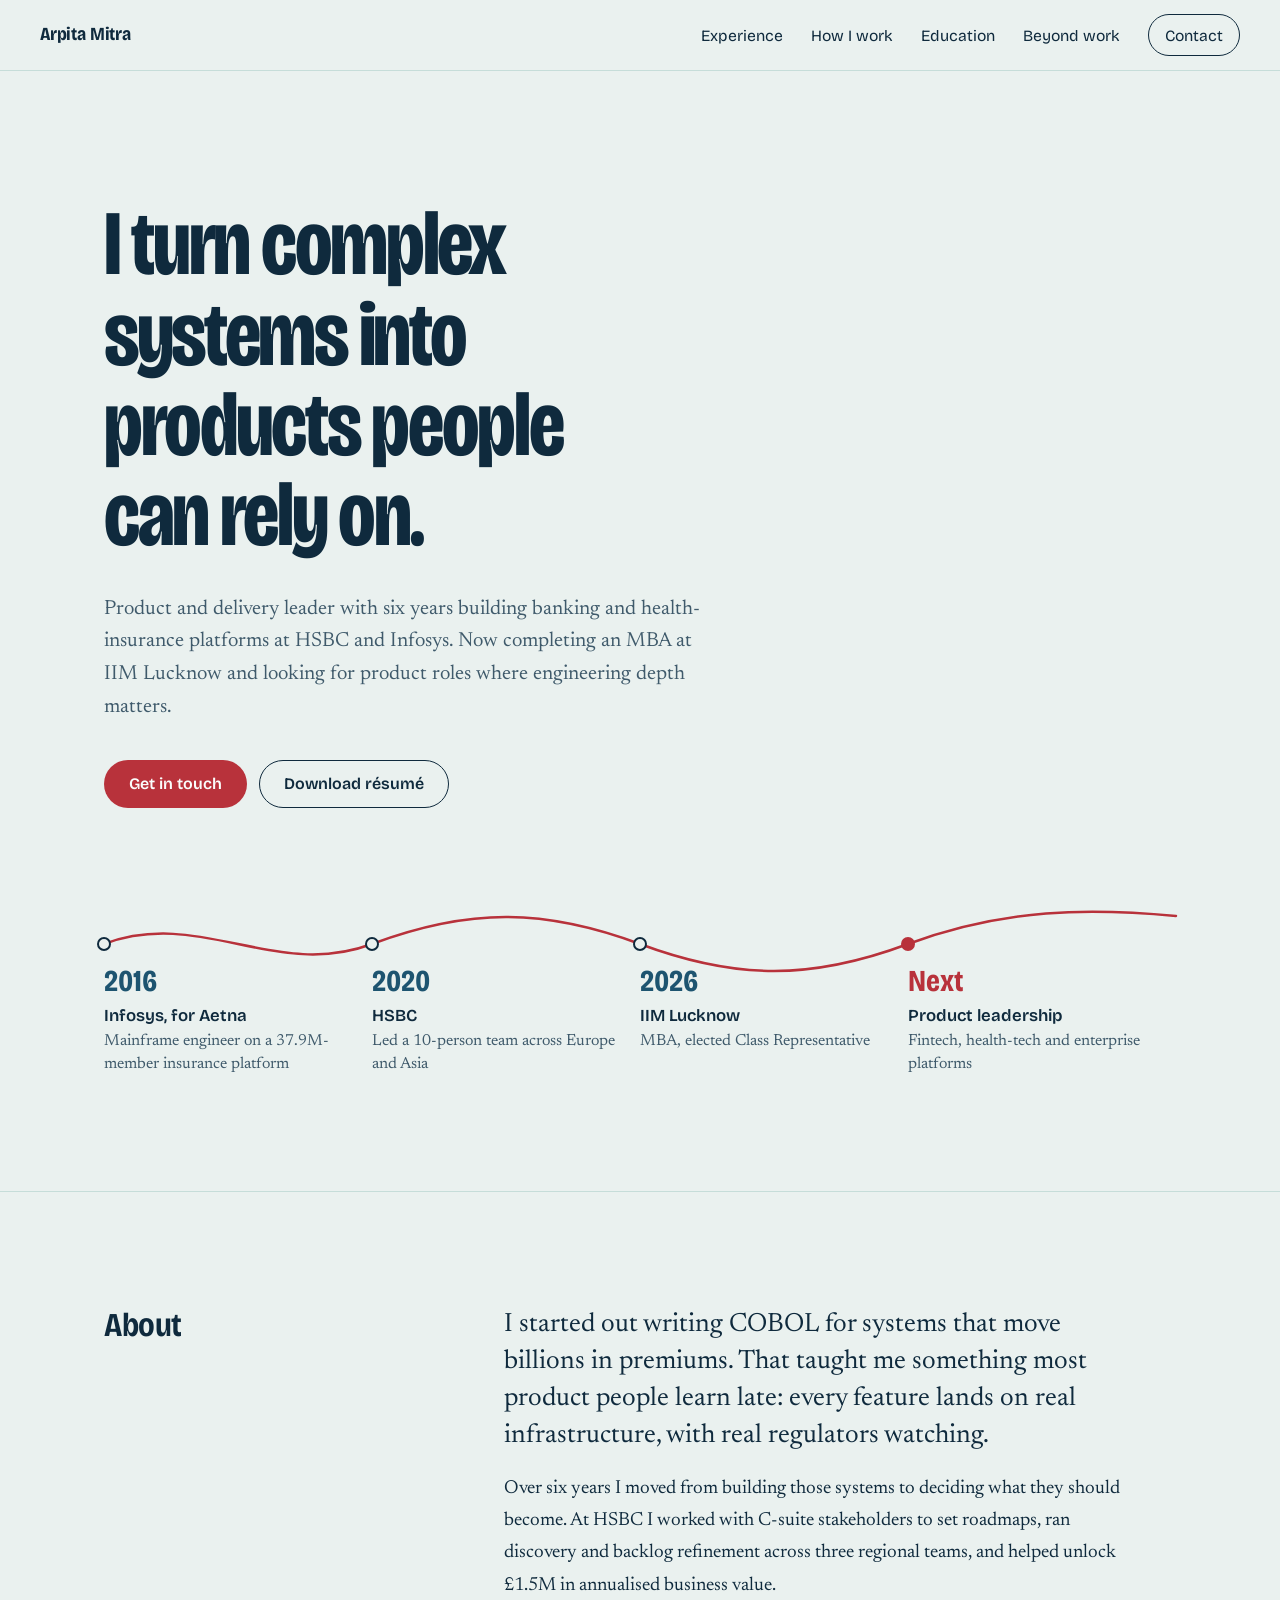
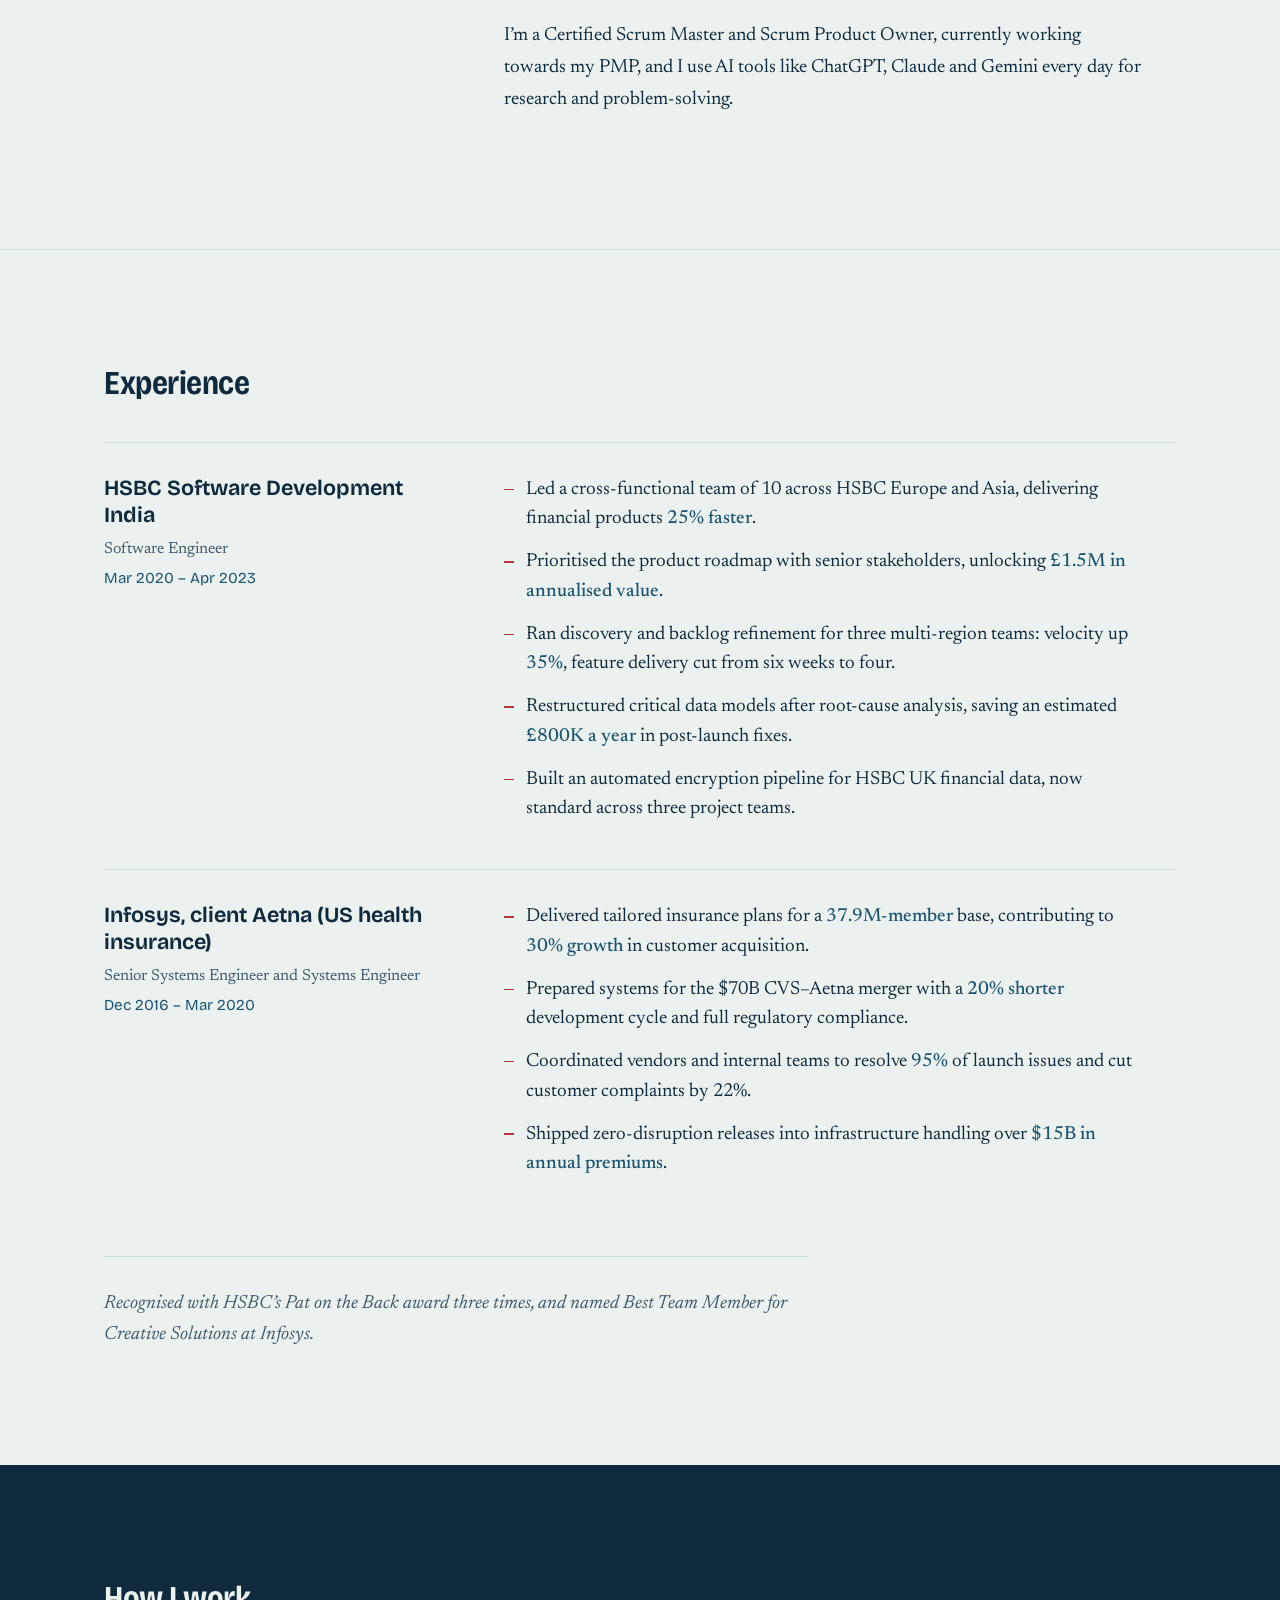
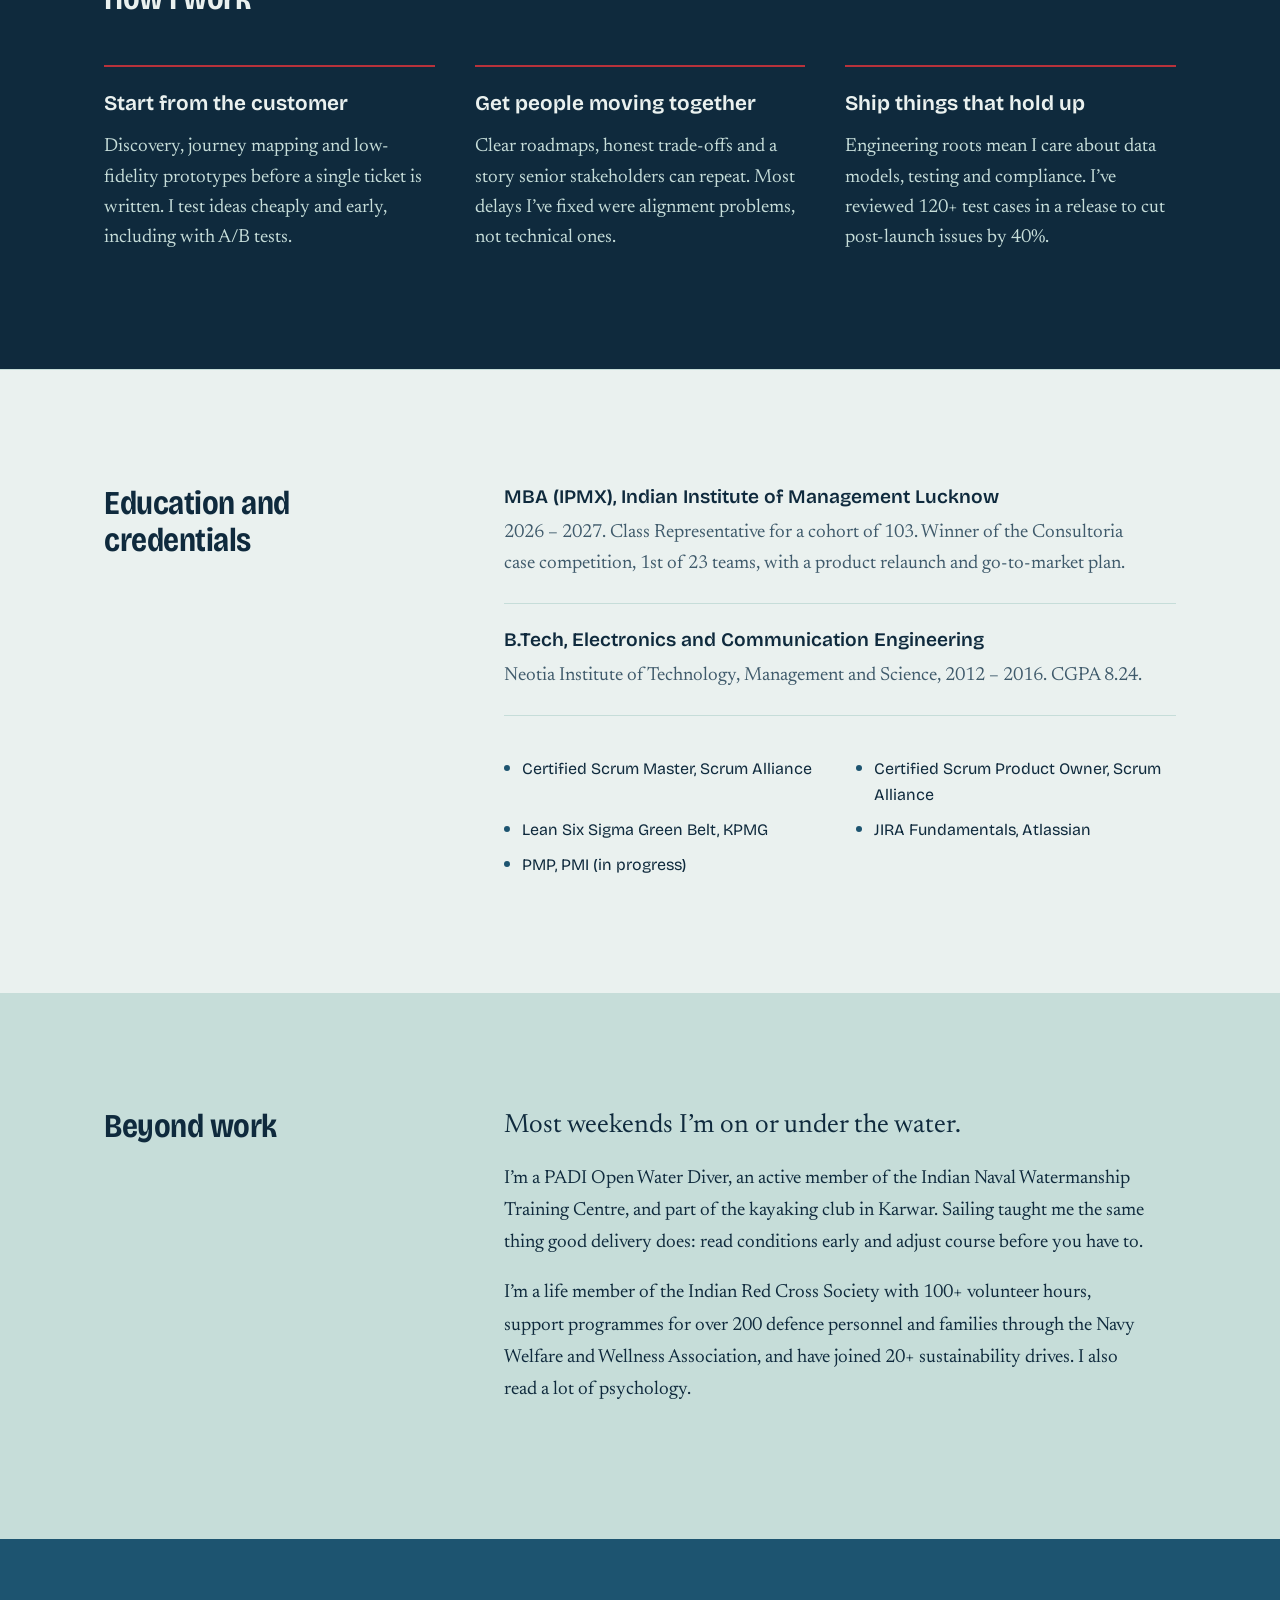
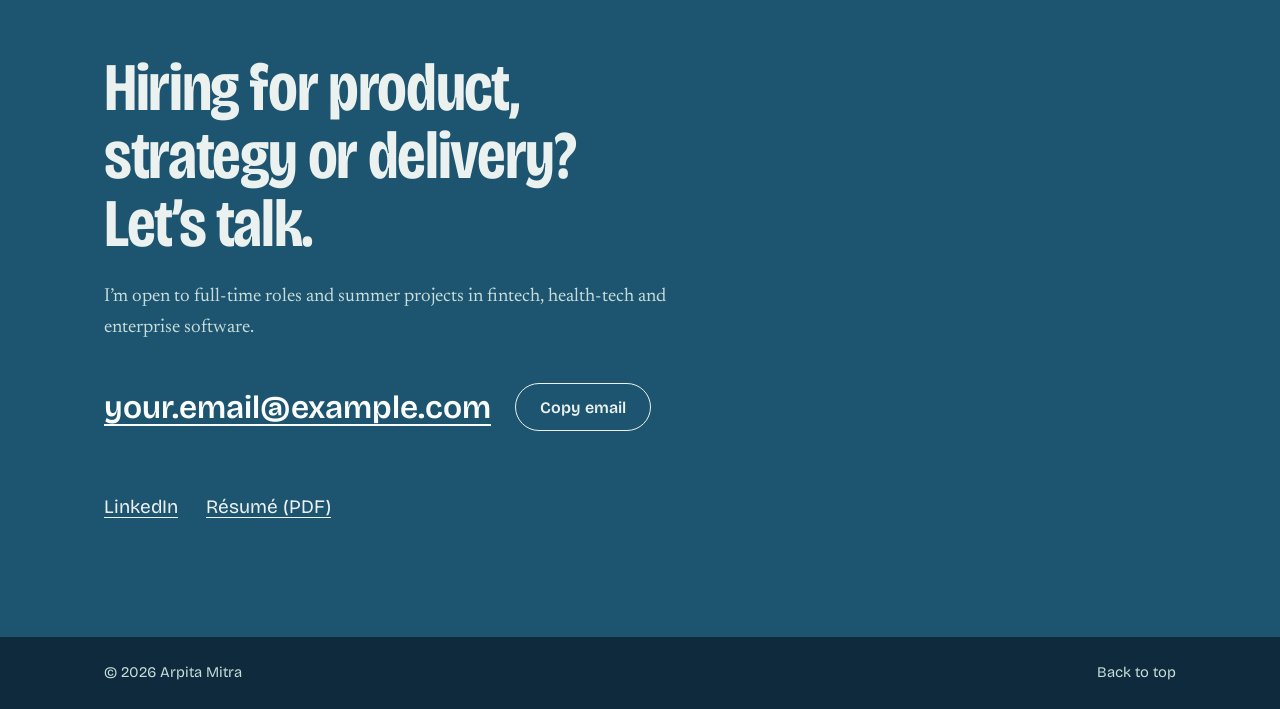
<file: index.html>
<!doctype html>
<html lang="en">
<head>
  <meta charset="utf-8">
  <meta name="viewport" content="width=device-width, initial-scale=1, viewport-fit=cover">
  <title>Arpita Mitra | Product & delivery leader</title>
  <meta name="description" content="Arpita Mitra turns complex banking and healthcare systems into products people can rely on. Six years at HSBC and Infosys, CSM and CSPO, MBA candidate at IIM Lucknow.">
  <meta property="og:title" content="Arpita Mitra | Product & delivery leader">
  <meta property="og:description" content="Engineer turned product leader. Six years across BFSI and US healthcare, now at IIM Lucknow.">
  <meta property="og:type" content="website">
  <meta name="theme-color" content="#0F2A3D">
  <link rel="icon" href="assets/favicon.svg" type="image/svg+xml">
  <link rel="preconnect" href="https://fonts.googleapis.com">
  <link rel="preconnect" href="https://fonts.gstatic.com" crossorigin>
  <link href="https://fonts.googleapis.com/css2?family=Bricolage+Grotesque:opsz,wdth,wght@12..96,75..100,300..800&family=Newsreader:ital,opsz,wght@0,6..72,400;0,6..72,500;1,6..72,400&display=swap" rel="stylesheet">
  <link rel="stylesheet" href="styles.css">
</head>
<body>
  <a class="skip" href="#main">Skip to content</a>

  <header class="site-header">
    <a class="wordmark" href="#top">Arpita Mitra</a>
    <button class="nav-toggle" aria-expanded="false" aria-controls="site-nav">Menu</button>
    <nav id="site-nav" class="site-nav" aria-label="Main">
      <a href="#experience">Experience</a>
      <a href="#approach">How I work</a>
      <a href="#credentials">Education</a>
      <a href="#beyond">Beyond work</a>
      <a class="nav-cta" href="#contact">Contact</a>
    </nav>
  </header>

  <main id="main">

    <!-- HERO: the course line is the one bold element on the page -->
    <section class="hero" id="top">
      <div class="wrap">
        <h1 class="hero-statement">I turn complex systems into products people can rely on.</h1>
        <p class="hero-sub">Product and delivery leader with six years building banking and health-insurance platforms at HSBC and Infosys. Now completing an MBA at IIM Lucknow and looking for product roles where engineering depth matters.</p>
        <div class="hero-actions">
          <a class="btn btn-primary" href="#contact">Get in touch</a>
          <a class="btn btn-quiet" href="assets/Arpita_Mitra_Resume.pdf">Download résumé</a>
        </div>
      </div>

      <div class="course wrap" aria-labelledby="course-title">
        <h2 id="course-title" class="visually-hidden">Career course</h2>
        <svg class="course-line" viewBox="0 0 1000 80" preserveAspectRatio="none" aria-hidden="true">
          <path d="M 0 40 C 90 4, 160 76, 250 40 S 410 4, 500 40 S 660 76, 750 40 S 920 4, 1000 12" />
        </svg>
        <ol class="waypoints">
          <li class="waypoint">
            <span class="wp-year">2016</span>
            <span class="wp-place">Infosys, for Aetna</span>
            <span class="wp-note">Mainframe engineer on a 37.9M-member insurance platform</span>
          </li>
          <li class="waypoint">
            <span class="wp-year">2020</span>
            <span class="wp-place">HSBC</span>
            <span class="wp-note">Led a 10-person team across Europe and Asia</span>
          </li>
          <li class="waypoint">
            <span class="wp-year">2026</span>
            <span class="wp-place">IIM Lucknow</span>
            <span class="wp-note">MBA, elected Class Representative</span>
          </li>
          <li class="waypoint waypoint-next">
            <span class="wp-year">Next</span>
            <span class="wp-place">Product leadership</span>
            <span class="wp-note">Fintech, health-tech and enterprise platforms</span>
          </li>
        </ol>
      </div>
    </section>

    <!-- ABOUT -->
    <section class="about" aria-labelledby="about-title">
      <div class="wrap split">
        <h2 id="about-title" class="section-title">About</h2>
        <div class="prose">
          <p class="lede">I started out writing COBOL for systems that move billions in premiums. That taught me something most product people learn late: every feature lands on real infrastructure, with real regulators watching.</p>
          <p>Over six years I moved from building those systems to deciding what they should become. At HSBC I worked with C-suite stakeholders to set roadmaps, ran discovery and backlog refinement across three regional teams, and helped unlock £1.5M in annualised business value.</p>
          <p>I’m a Certified Scrum Master and Scrum Product Owner, currently working towards my PMP, and I use AI tools like ChatGPT, Claude and Gemini every day for research and problem-solving.</p>
        </div>
      </div>
    </section>

    <!-- EXPERIENCE -->
    <section class="experience" id="experience" aria-labelledby="exp-title">
      <div class="wrap">
        <h2 id="exp-title" class="section-title">Experience</h2>

        <article class="job">
          <header class="job-head">
            <h3>HSBC Software Development India</h3>
            <p class="job-meta">Software Engineer <span class="job-dates">Mar 2020 – Apr 2023</span></p>
          </header>
          <ul class="job-points">
            <li>Led a cross-functional team of 10 across HSBC Europe and Asia, delivering financial products <strong>25% faster</strong>.</li>
            <li>Prioritised the product roadmap with senior stakeholders, unlocking <strong>£1.5M in annualised value</strong>.</li>
            <li>Ran discovery and backlog refinement for three multi-region teams: velocity up <strong>35%</strong>, feature delivery cut from six weeks to four.</li>
            <li>Restructured critical data models after root-cause analysis, saving an estimated <strong>£800K a year</strong> in post-launch fixes.</li>
            <li>Built an automated encryption pipeline for HSBC UK financial data, now standard across three project teams.</li>
          </ul>
        </article>

        <article class="job">
          <header class="job-head">
            <h3>Infosys, client Aetna (US health insurance)</h3>
            <p class="job-meta">Senior Systems Engineer and Systems Engineer <span class="job-dates">Dec 2016 – Mar 2020</span></p>
          </header>
          <ul class="job-points">
            <li>Delivered tailored insurance plans for a <strong>37.9M-member</strong> base, contributing to <strong>30% growth</strong> in customer acquisition.</li>
            <li>Prepared systems for the $70B CVS–Aetna merger with a <strong>20% shorter</strong> development cycle and full regulatory compliance.</li>
            <li>Coordinated vendors and internal teams to resolve <strong>95%</strong> of launch issues and cut customer complaints by 22%.</li>
            <li>Shipped zero-disruption releases into infrastructure handling over <strong>$15B in annual premiums</strong>.</li>
          </ul>
        </article>

        <p class="awards">Recognised with HSBC’s Pat on the Back award three times, and named Best Team Member for Creative Solutions at Infosys.</p>
      </div>
    </section>

    <!-- APPROACH -->
    <section class="approach" id="approach" aria-labelledby="approach-title">
      <div class="wrap">
        <h2 id="approach-title" class="section-title">How I work</h2>
        <div class="approach-grid">
          <div class="approach-item">
            <h3>Start from the customer</h3>
            <p>Discovery, journey mapping and low-fidelity prototypes before a single ticket is written. I test ideas cheaply and early, including with A/B tests.</p>
          </div>
          <div class="approach-item">
            <h3>Get people moving together</h3>
            <p>Clear roadmaps, honest trade-offs and a story senior stakeholders can repeat. Most delays I’ve fixed were alignment problems, not technical ones.</p>
          </div>
          <div class="approach-item">
            <h3>Ship things that hold up</h3>
            <p>Engineering roots mean I care about data models, testing and compliance. I’ve reviewed 120+ test cases in a release to cut post-launch issues by 40%.</p>
          </div>
        </div>
      </div>
    </section>

    <!-- CREDENTIALS -->
    <section class="credentials" id="credentials" aria-labelledby="cred-title">
      <div class="wrap split">
        <h2 id="cred-title" class="section-title">Education and credentials</h2>
        <div>
          <dl class="edu">
            <div>
              <dt>MBA (IPMX), Indian Institute of Management Lucknow</dt>
              <dd>2026 – 2027. Class Representative for a cohort of 103. Winner of the Consultoria case competition, 1st of 23 teams, with a product relaunch and go-to-market plan.</dd>
            </div>
            <div>
              <dt>B.Tech, Electronics and Communication Engineering</dt>
              <dd>Neotia Institute of Technology, Management and Science, 2012 – 2016. CGPA 8.24.</dd>
            </div>
          </dl>
          <ul class="certs">
            <li>Certified Scrum Master, Scrum Alliance</li>
            <li>Certified Scrum Product Owner, Scrum Alliance</li>
            <li>Lean Six Sigma Green Belt, KPMG</li>
            <li>JIRA Fundamentals, Atlassian</li>
            <li>PMP, PMI (in progress)</li>
          </ul>
        </div>
      </div>
    </section>

    <!-- BEYOND WORK -->
    <section class="beyond" id="beyond" aria-labelledby="beyond-title">
      <div class="wrap split">
        <h2 id="beyond-title" class="section-title">Beyond work</h2>
        <div class="prose">
          <p class="lede">Most weekends I’m on or under the water.</p>
          <p>I’m a PADI Open Water Diver, an active member of the Indian Naval Watermanship Training Centre, and part of the kayaking club in Karwar. Sailing taught me the same thing good delivery does: read conditions early and adjust course before you have to.</p>
          <p>I’m a life member of the Indian Red Cross Society with 100+ volunteer hours, support programmes for over 200 defence personnel and families through the Navy Welfare and Wellness Association, and have joined 20+ sustainability drives. I also read a lot of psychology.</p>
        </div>
      </div>
    </section>

    <!-- CONTACT -->
    <section class="contact" id="contact" aria-labelledby="contact-title">
      <div class="wrap">
        <h2 id="contact-title" class="contact-title">Hiring for product, strategy or delivery? Let’s talk.</h2>
        <p class="contact-note">I’m open to full-time roles and summer projects in fintech, health-tech and enterprise software.</p>
        <div class="contact-row">
          <!-- EDIT: replace with your real email in both places -->
          <a class="contact-email" href="mailto:your.email@example.com">your.email@example.com</a>
          <button class="btn btn-light copy-btn" type="button" data-copy="your.email@example.com">Copy email</button>
        </div>
        <p class="copy-status" role="status" aria-live="polite"></p>
        <ul class="socials">
          <!-- EDIT: paste your LinkedIn profile URL -->
          <li><a href="https://www.linkedin.com/in/your-profile" rel="noopener">LinkedIn</a></li>
          <li><a href="assets/Arpita_Mitra_Resume.pdf">Résumé (PDF)</a></li>
        </ul>
      </div>
    </section>
  </main>

  <footer class="site-footer">
    <div class="wrap">
      <p>© <span id="year">2026</span> Arpita Mitra</p>
      <a href="#top">Back to top</a>
    </div>
  </footer>

  <script src="script.js"></script>
</body>
</html>
</file>
<file: styles.css>
/* ==========================================================
   Arpita Mitra — personal site
   Palette taken from nautical charts: sea-glass paper,
   deep-water navy, shallow-water tint and one signal red.
   Change colours here and the whole site follows.
   ========================================================== */
:root {
  --paper: #EAF1EF;      /* page background, chart paper */
  --ink: #0F2A3D;        /* text, deep water */
  --deep: #1D5470;       /* secondary blue */
  --shallow: #C6DDD9;    /* rules, tints */
  --signal: #B8323B;     /* the one accent: course line, buttons */
  --white: #FBFDFC;
  --muted: #3F5A6B;

  --display: "Bricolage Grotesque", "Arial Narrow", system-ui, sans-serif;
  --body: "Newsreader", Georgia, "Times New Roman", serif;

  --wrap: 72rem;
  --gutter: clamp(1.25rem, 4vw, 2.5rem);
  --section: clamp(4rem, 9vw, 7.5rem);

  box-sizing: border-box;
  padding-top: env(safe-area-inset-top, 0px);
  padding-bottom: env(safe-area-inset-bottom, 0px);
}
*, *::before, *::after { box-sizing: inherit; }
html { scroll-behavior: smooth; scroll-padding-top: calc(4.5rem + env(safe-area-inset-top, 0px)); }
body {
  margin: 0;
  background: var(--paper);
  color: var(--ink);
  font-family: var(--body);
  font-size: 1.1875rem;
  line-height: 1.6;
  -webkit-font-smoothing: antialiased;
}
img, svg { max-width: 100%; }
a { color: inherit; text-underline-offset: 0.2em; text-decoration-thickness: 1px; }
a:hover { color: var(--signal); }
:focus-visible { outline: 3px solid var(--signal); outline-offset: 3px; border-radius: 2px; }

.wrap { max-width: var(--wrap); margin-inline: auto; padding-inline: var(--gutter); }
.visually-hidden {
  position: absolute; width: 1px; height: 1px; overflow: hidden;
  clip: rect(0 0 0 0); white-space: nowrap;
}
.skip { position: absolute; left: -999px; top: 0; background: var(--ink); color: var(--white); padding: .5rem 1rem; z-index: 100; }
.skip:focus { left: 1rem; top: 1rem; }

h1, h2, h3 { font-family: var(--display); font-weight: 650; margin: 0; }

/* ---------- Header ---------- */
.site-header {
  position: sticky; top: env(safe-area-inset-top, 0px); z-index: 50;
  display: flex; align-items: center; justify-content: space-between; gap: 1rem;
  padding: .9rem var(--gutter);
  background: color-mix(in srgb, var(--paper) 90%, transparent);
  backdrop-filter: blur(8px);
  border-bottom: 1px solid var(--shallow);
}
.wordmark {
  font-family: var(--display); font-weight: 700; font-size: 1.15rem;
  font-variation-settings: "wdth" 85; text-decoration: none; letter-spacing: -.01em;
}
.site-nav { display: flex; align-items: center; gap: 1.75rem; font-family: var(--display); font-size: .98rem; }
.site-nav a { text-decoration: none; }
.site-nav .nav-cta { padding: .45rem 1rem; border: 1.5px solid var(--ink); border-radius: 999px; }
.site-nav .nav-cta:hover { background: var(--ink); color: var(--paper); }
.nav-toggle {
  display: none; font: 600 .95rem var(--display); color: var(--ink);
  background: none; border: 1.5px solid var(--ink); border-radius: 999px; padding: .4rem .95rem; cursor: pointer;
}

/* ---------- Buttons ---------- */
.btn {
  display: inline-block; font: 600 1rem var(--display); text-decoration: none;
  padding: .85rem 1.5rem; border-radius: 999px; border: 1.5px solid transparent; cursor: pointer;
  transition: background-color .15s, color .15s;
}
.btn-primary { background: var(--signal); color: var(--white); }
.btn-primary:hover { background: var(--ink); color: var(--white); }
.btn-quiet { border-color: var(--ink); color: var(--ink); }
.btn-quiet:hover { background: var(--ink); color: var(--paper); }
.btn-light { background: transparent; border-color: var(--paper); color: var(--paper); }
.btn-light:hover { background: var(--paper); color: var(--ink); }

/* ---------- Hero ---------- */
.hero { padding-top: clamp(3.5rem, 10vw, 8rem); padding-bottom: var(--section); }
.hero-statement {
  font-size: clamp(2.6rem, 7.2vw, 6rem);
  line-height: .98; letter-spacing: -.025em;
  font-variation-settings: "wdth" 78, "opsz" 96;
  font-weight: 700; max-width: 14ch;
}
.hero-sub { max-width: 38rem; margin: 2rem 0 0; font-size: clamp(1.15rem, 1.6vw, 1.35rem); color: var(--muted); }
.hero-actions { display: flex; flex-wrap: wrap; gap: .75rem; margin-top: 2.25rem; }

/* Course line + waypoints */
.course { position: relative; margin-top: clamp(3.5rem, 8vw, 6rem); }
.course-line { display: block; width: 100%; height: 80px; overflow: visible; }
.course-line path {
  fill: none; stroke: var(--signal); stroke-width: 2.5; stroke-linecap: round;
  stroke-dasharray: 1400; stroke-dashoffset: 0; vector-effect: non-scaling-stroke;
}
.waypoints {
  position: relative; z-index: 1;
  list-style: none; margin: -40px 0 0; padding: 0; /* dots sit exactly on the course line */
  display: grid; grid-template-columns: repeat(4, 1fr); gap: 0;
}
.waypoint { position: relative; padding: 1.4rem 1.5rem 0 0; }
.waypoint::before {
  content: ""; position: absolute; top: -7px; left: -7px;
  width: 14px; height: 14px; border-radius: 50%;
  background: var(--paper); border: 2.5px solid var(--ink);
}
.waypoint-next::before { border-color: var(--signal); background: var(--signal); }
.wp-year { display: block; font: 700 1.9rem/1 var(--display); font-variation-settings: "wdth" 80; color: var(--deep); }
.waypoint-next .wp-year { color: var(--signal); }
.wp-place { display: block; margin-top: .5rem; font: 600 1.05rem var(--display); }
.wp-note { display: block; margin-top: .25rem; font-size: 1rem; line-height: 1.45; color: var(--muted); }

/* The one orchestrated motion: course draws, waypoints settle in order */
@media (prefers-reduced-motion: no-preference) {
  .js .course-line path { stroke-dashoffset: 1400; }
  .js .waypoint { opacity: 0; transform: translateY(6px); }
  .js.loaded .course-line path { transition: stroke-dashoffset 1.8s cubic-bezier(.6,.05,.3,1) .2s; stroke-dashoffset: 0; }
  .js.loaded .waypoint { transition: opacity .5s ease, transform .5s ease; opacity: 1; transform: none; }
  .js.loaded .waypoint:nth-child(1) { transition-delay: .45s; }
  .js.loaded .waypoint:nth-child(2) { transition-delay: .85s; }
  .js.loaded .waypoint:nth-child(3) { transition-delay: 1.25s; }
  .js.loaded .waypoint:nth-child(4) { transition-delay: 1.65s; }
}

/* ---------- Shared section layout ---------- */
.about, .experience, .approach, .credentials, .beyond { padding-block: var(--section); border-top: 1px solid var(--shallow); }
.section-title {
  font-size: clamp(1.6rem, 2.6vw, 2.1rem); line-height: 1.1; letter-spacing: -.015em;
  font-variation-settings: "wdth" 85;
}
.split { display: grid; grid-template-columns: minmax(0, 1fr) minmax(0, 2fr); gap: 2rem 4rem; align-items: start; }
.prose { max-width: 40rem; }
.prose p { margin: 0 0 1.1rem; line-height: 1.7; }
.lede { font-size: clamp(1.35rem, 2.2vw, 1.65rem); line-height: 1.4 !important; color: var(--ink); }

/* ---------- Experience ---------- */
.experience .section-title { margin-bottom: 2.5rem; }
.job {
  display: grid; grid-template-columns: minmax(0, 1fr) minmax(0, 2fr); gap: 1rem 4rem;
  padding-block: 2rem; border-top: 1px solid var(--shallow);
}
.job-head h3 { font-size: 1.35rem; line-height: 1.25; }
.job-meta { margin: .5rem 0 0; font-size: 1rem; color: var(--muted); }
.job-dates { display: block; margin-top: .2rem; font-family: var(--display); font-size: .95rem; color: var(--deep); }
.job-points { margin: 0; padding: 0; list-style: none; max-width: 40rem; }
.job-points li { position: relative; padding-left: 1.4rem; margin-bottom: .85rem; line-height: 1.55; }
.job-points li::before {
  content: ""; position: absolute; left: 0; top: .72em; width: .6rem; height: 1.5px; background: var(--signal);
}
.job-points strong { font-weight: 500; color: var(--deep); }
.awards { margin: 2rem 0 0; padding-top: 2rem; border-top: 1px solid var(--shallow); font-style: italic; color: var(--muted); max-width: 44rem; }

/* ---------- Approach ---------- */
.approach { background: var(--ink); color: var(--paper); border-top: 0; }
.approach .section-title { margin-bottom: 3rem; }
.approach-grid { display: grid; grid-template-columns: repeat(3, 1fr); gap: 2.5rem; }
.approach-item { border-top: 2px solid var(--signal); padding-top: 1.25rem; }
.approach-item h3 { font-size: 1.3rem; margin-bottom: .75rem; }
.approach-item p { margin: 0; color: var(--shallow); line-height: 1.6; }

/* ---------- Credentials ---------- */
.edu { margin: 0 0 2.5rem; }
.edu > div { padding-bottom: 1.5rem; margin-bottom: 1.5rem; border-bottom: 1px solid var(--shallow); }
.edu dt { font: 600 1.2rem/1.3 var(--display); }
.edu dd { margin: .5rem 0 0; color: var(--muted); max-width: 40rem; }
.certs {
  list-style: none; margin: 0; padding: 0;
  display: grid; grid-template-columns: repeat(2, minmax(0, 1fr)); gap: .6rem 2rem;
  font-family: var(--display); font-size: 1rem;
}
.certs li { padding-left: 1.1rem; position: relative; }
.certs li::before { content: ""; position: absolute; left: 0; top: .55em; width: 6px; height: 6px; border-radius: 50%; background: var(--deep); }

/* ---------- Beyond ---------- */
.beyond { background: var(--shallow); border-top: 0; }

/* ---------- Contact ---------- */
.contact { background: var(--deep); color: var(--paper); padding-block: var(--section); }
.contact-title {
  font-size: clamp(2.1rem, 5.5vw, 4.25rem); line-height: 1; letter-spacing: -.02em;
  font-variation-settings: "wdth" 80; max-width: 16ch;
}
.contact-note { max-width: 36rem; margin: 1.5rem 0 2.5rem; color: var(--shallow); }
.contact-row { display: flex; flex-wrap: wrap; align-items: center; gap: 1rem 1.5rem; }
.contact-email {
  font: 600 clamp(1.3rem, 3vw, 2rem) var(--display); color: var(--white);
  text-decoration-thickness: 2px; overflow-wrap: anywhere;
}
.contact-email:hover { color: var(--white); text-decoration-color: var(--signal); }
.copy-status { min-height: 1.6em; margin: .75rem 0 0; font-family: var(--display); font-size: .95rem; color: var(--shallow); }
.socials { list-style: none; padding: 0; margin: 1.5rem 0 0; display: flex; flex-wrap: wrap; gap: 1.75rem; font-family: var(--display); }
.socials a:hover { color: var(--white); text-decoration-color: var(--signal); }

/* ---------- Footer ---------- */
.site-footer { background: var(--ink); color: var(--shallow); font-family: var(--display); font-size: .92rem; padding-block: 1.5rem; }
.site-footer .wrap { display: flex; justify-content: space-between; gap: 1rem; flex-wrap: wrap; }
.site-footer p { margin: 0; }
.site-footer a { text-decoration: none; }
.site-footer a:hover { color: var(--white); }

/* ---------- 404 ---------- */
.notfound { min-height: 70vh; display: grid; place-content: center; text-align: left; padding: var(--gutter); }
.notfound h1 { font-size: clamp(2.5rem, 7vw, 5rem); font-variation-settings: "wdth" 78; line-height: 1; }
.notfound p { color: var(--muted); max-width: 30rem; margin: 1rem 0 2rem; }

/* ---------- Responsive ---------- */
@media (max-width: 860px) {
  .nav-toggle { display: inline-block; }
  .site-nav {
    position: absolute; top: 100%; left: 0; right: 0;
    flex-direction: column; align-items: flex-start; gap: 0;
    background: var(--paper); border-bottom: 1px solid var(--shallow);
    padding: .5rem var(--gutter) 1.25rem;
    display: none;
  }
  .site-nav.open { display: flex; }
  .site-nav a { padding: .7rem 0; width: 100%; }
  .site-nav .nav-cta { margin-top: .5rem; width: auto; padding: .55rem 1.1rem; }

  .split, .job { grid-template-columns: 1fr; }
  .approach-grid { grid-template-columns: 1fr; gap: 2rem; }

  /* Course becomes a vertical log on small screens */
  .course-line { display: none; }
  .waypoints { grid-template-columns: 1fr; margin: 0 0 0 7px; border-left: 2.5px solid var(--signal); }
  .waypoint { padding: 0 0 1.75rem 1.5rem; }
  .waypoint::before { top: 4px; left: -8.5px; }
}
@media (max-width: 520px) {
  .certs { grid-template-columns: 1fr; }
  body { font-size: 1.0625rem; }
}

/* ---------- Dark mode ---------- */
@media (prefers-color-scheme: dark) {
  :root {
    --paper: #0E2130;
    --ink: #E3EEEB;
    --deep: #8FC1D3;
    --shallow: #26404F;
    --muted: #A9C0C7;
    --white: #FBFDFC;
  }
  .approach { background: #081722; color: var(--ink); }
  .approach-item p { color: var(--muted); }
  .beyond { background: #132C3D; }
  .contact { background: #16384B; color: var(--ink); }
  .contact-note, .copy-status { color: var(--muted); }
  .btn-light { border-color: var(--ink); color: var(--ink); }
  .btn-light:hover { background: var(--ink); color: #0E2130; }
  .btn-quiet:hover, .site-nav .nav-cta:hover { color: #0E2130; }
  .site-footer { background: #081722; color: var(--muted); }
}
</file>
